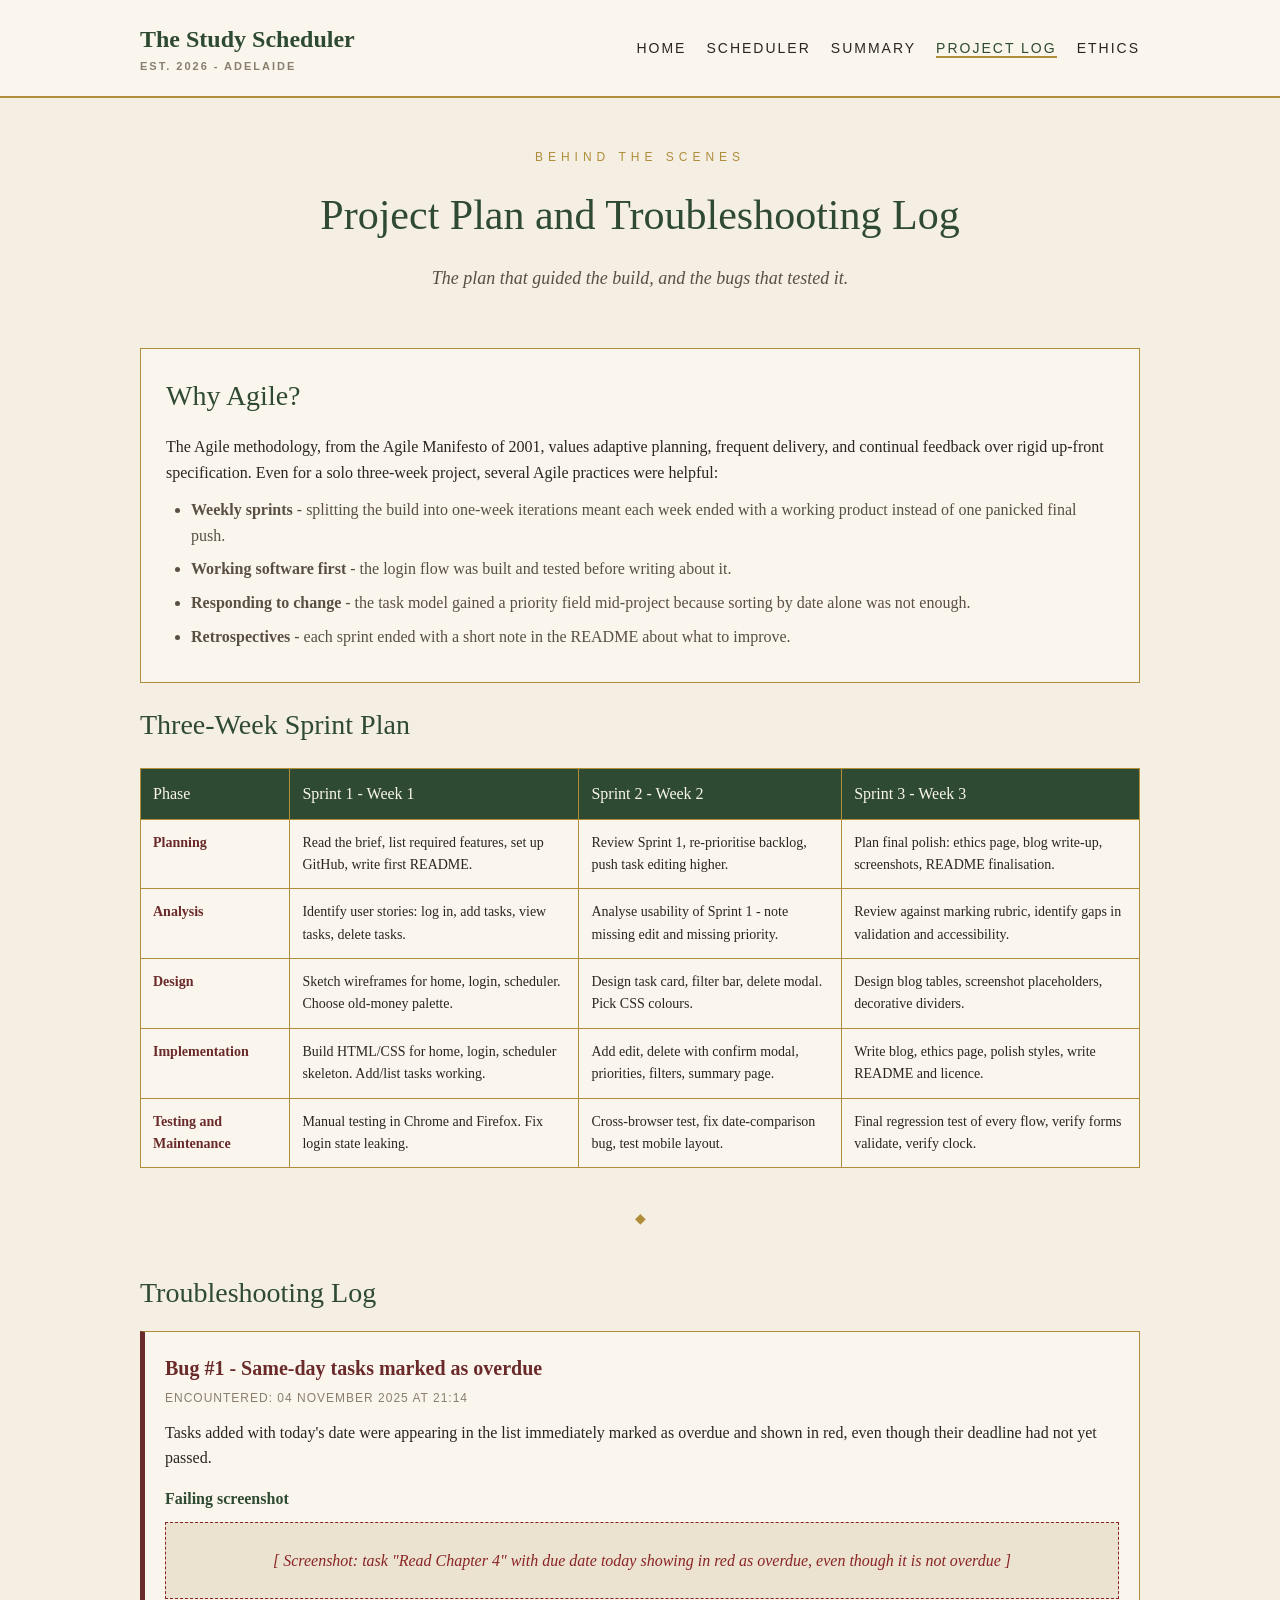
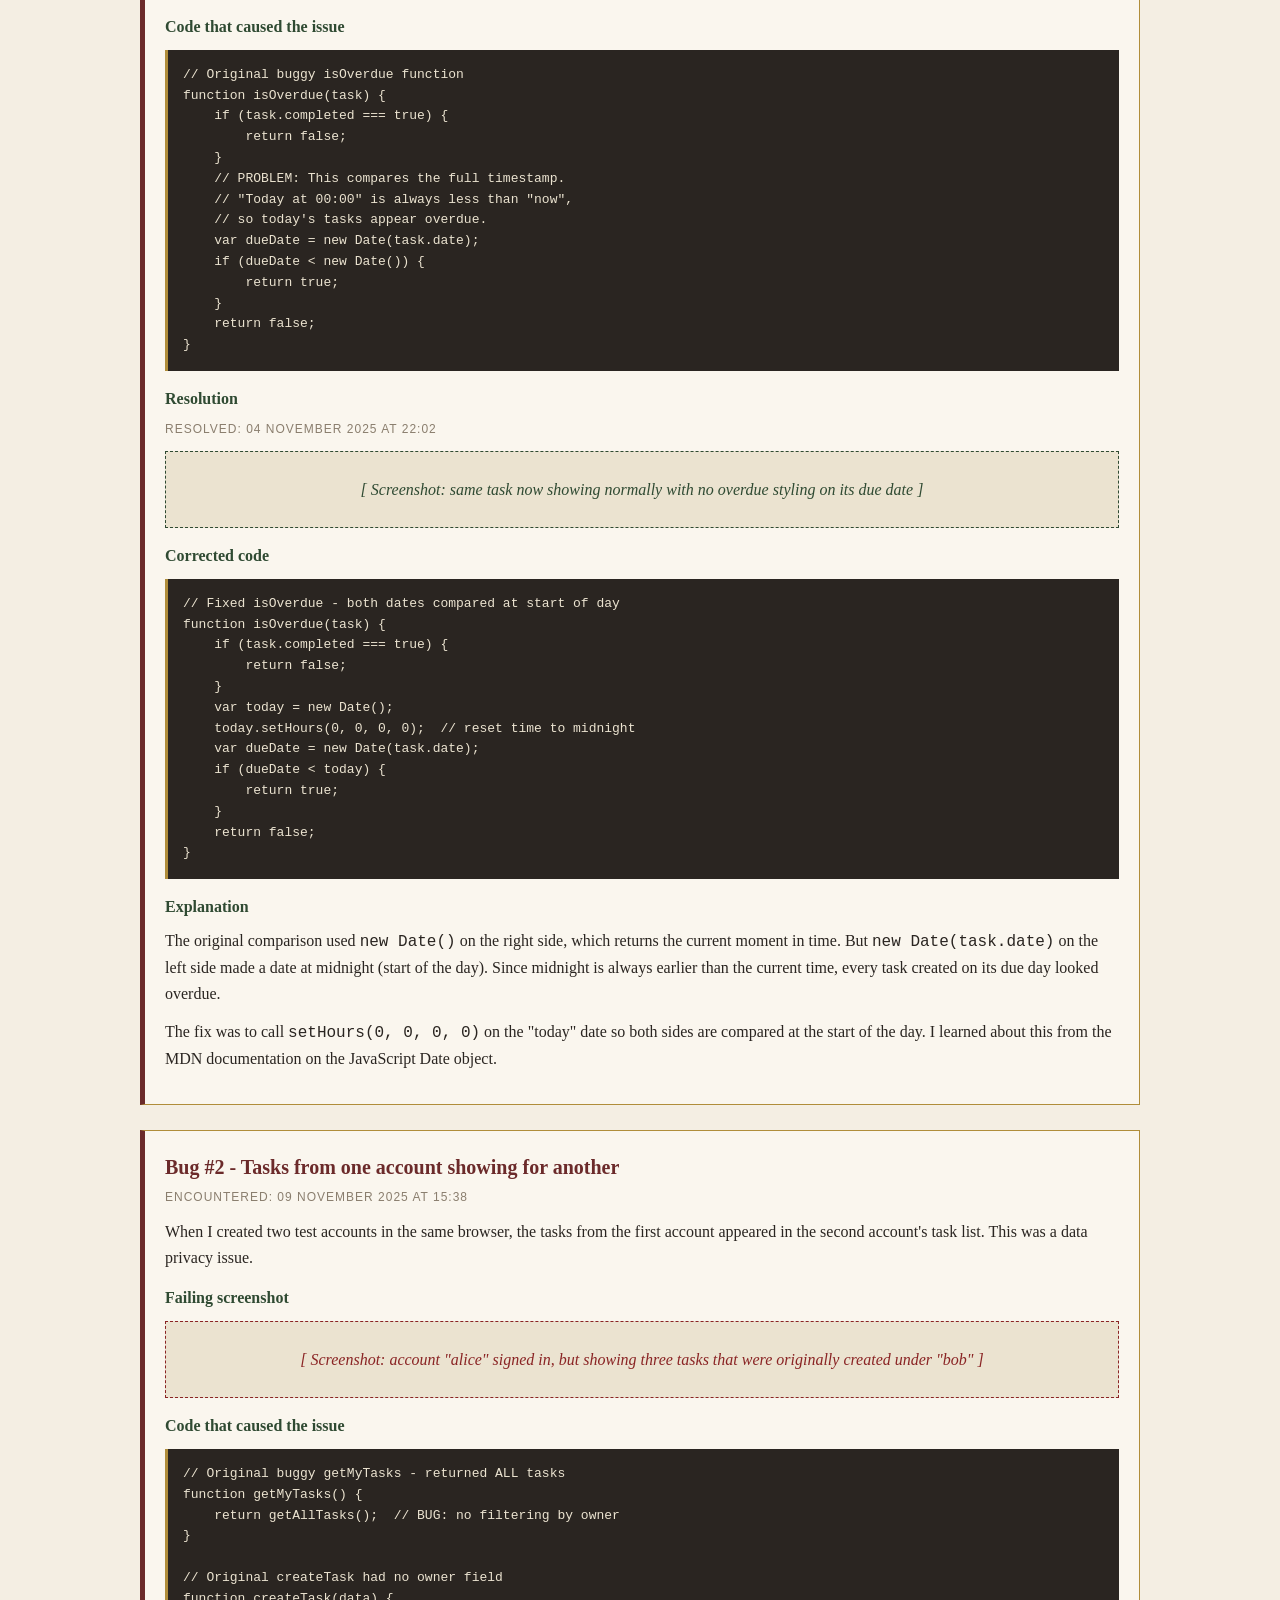
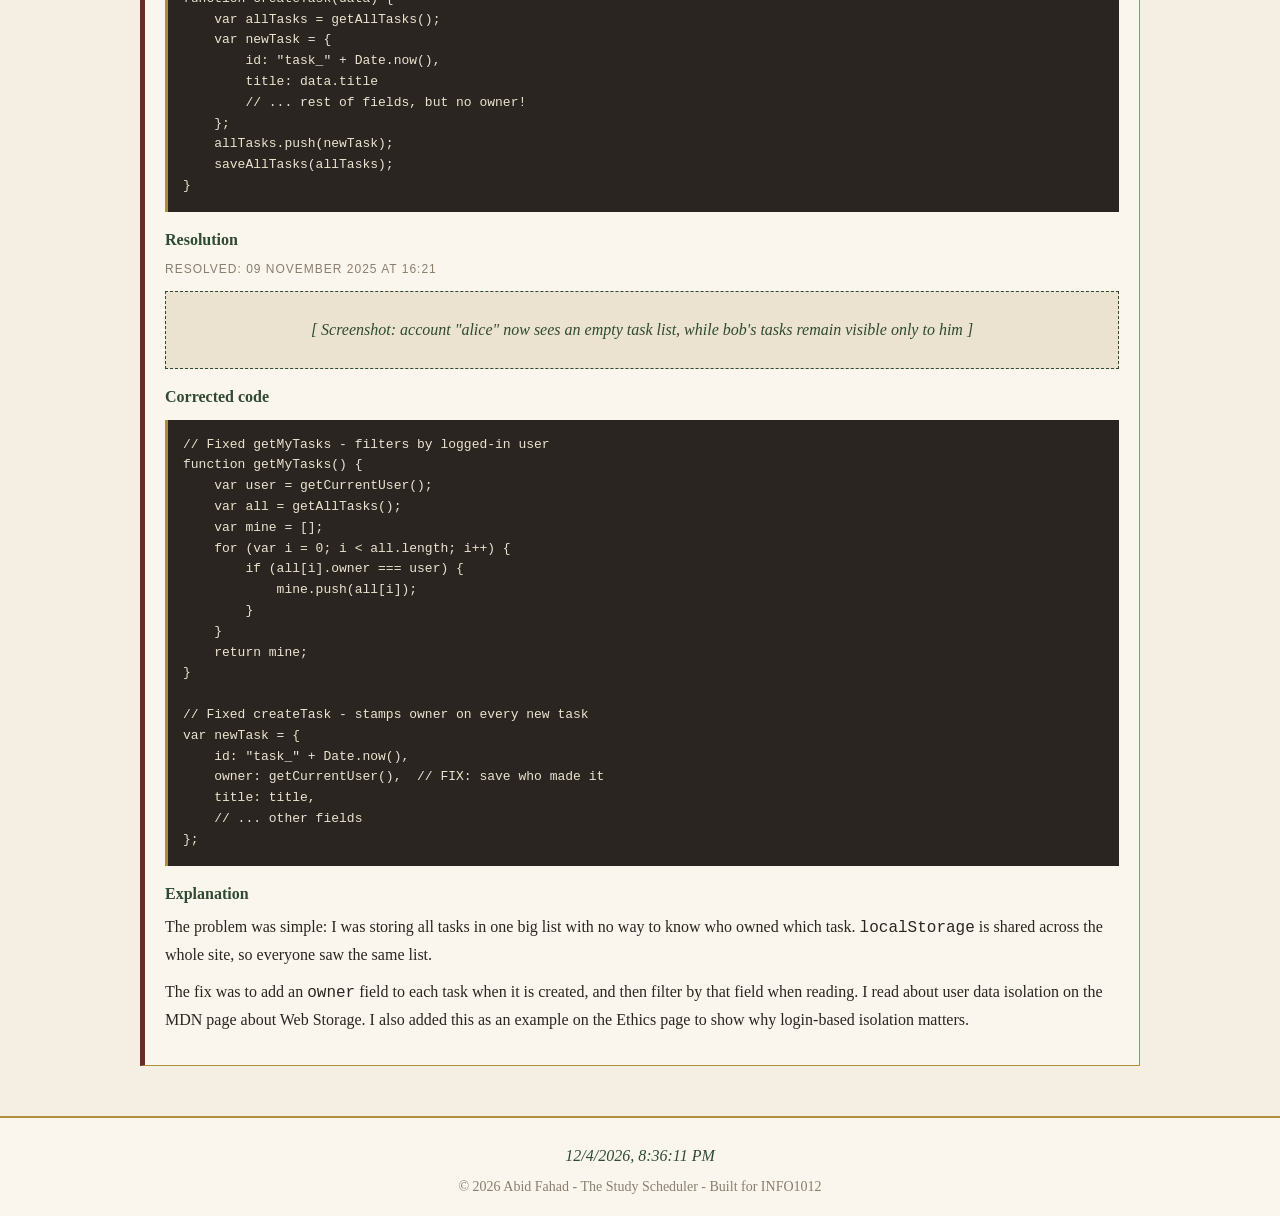
<file: blog.html>
<!DOCTYPE html>
<html lang="en">
<head>
    <meta charset="UTF-8">
    <meta name="viewport" content="width=device-width, initial-scale=1.0">
    <title>Study Scheduler - Project Log</title>
    <link rel="stylesheet" href="css/styles.css">
    <script src="js/script.js"></script>
</head>
<body data-page="blog">

    <header class="site-header">
        <div class="container header-inner">
            <div class="logo">
                The Study Scheduler
                <small>EST. 2026 - ADELAIDE</small>
            </div>
            <nav class="site-nav">
                <ul>
                    <li><a href="index.html">Home</a></li>
                    <li><a href="login.html">Scheduler</a></li>
                    <li><a href="summary.html">Summary</a></li>
                    <li><a href="blog.html" class="active">Project Log</a></li>
                    <li><a href="ethics.html">Ethics</a></li>
                </ul>
            </nav>
        </div>
    </header>

    <main class="container">

        <div class="hero">
            <div class="small-line">Behind the Scenes</div>
            <h1>Project Plan and Troubleshooting Log</h1>
            <p class="tagline">
                The plan that guided the build, and the bugs that tested it.
            </p>
        </div>

        <div class="card">
            <h2>Why Agile?</h2>
            <p>
                The Agile methodology, from the Agile Manifesto of 2001,
                values adaptive planning, frequent delivery, and continual
                feedback over rigid up-front specification. Even for a
                solo three-week project, several Agile practices were
                helpful:
            </p>
            <ul class="styled-list">
                <li>
                    <strong>Weekly sprints</strong> - splitting the build
                    into one-week iterations meant each week ended with
                    a working product instead of one panicked final push.
                </li>
                <li>
                    <strong>Working software first</strong> - the login
                    flow was built and tested before writing about it.
                </li>
                <li>
                    <strong>Responding to change</strong> - the task
                    model gained a priority field mid-project because
                    sorting by date alone was not enough.
                </li>
                <li>
                    <strong>Retrospectives</strong> - each sprint ended
                    with a short note in the README about what to improve.
                </li>
            </ul>
        </div>

        <h2>Three-Week Sprint Plan</h2>
        <table class="sprint-table">
            <thead>
                <tr>
                    <th>Phase</th>
                    <th>Sprint 1 - Week 1</th>
                    <th>Sprint 2 - Week 2</th>
                    <th>Sprint 3 - Week 3</th>
                </tr>
            </thead>
            <tbody>
                <tr>
                    <td class="phase-name">Planning</td>
                    <td>Read the brief, list required features, set up GitHub, write first README.</td>
                    <td>Review Sprint 1, re-prioritise backlog, push task editing higher.</td>
                    <td>Plan final polish: ethics page, blog write-up, screenshots, README finalisation.</td>
                </tr>
                <tr>
                    <td class="phase-name">Analysis</td>
                    <td>Identify user stories: log in, add tasks, view tasks, delete tasks.</td>
                    <td>Analyse usability of Sprint 1 - note missing edit and missing priority.</td>
                    <td>Review against marking rubric, identify gaps in validation and accessibility.</td>
                </tr>
                <tr>
                    <td class="phase-name">Design</td>
                    <td>Sketch wireframes for home, login, scheduler. Choose old-money palette.</td>
                    <td>Design task card, filter bar, delete modal. Pick CSS colours.</td>
                    <td>Design blog tables, screenshot placeholders, decorative dividers.</td>
                </tr>
                <tr>
                    <td class="phase-name">Implementation</td>
                    <td>Build HTML/CSS for home, login, scheduler skeleton. Add/list tasks working.</td>
                    <td>Add edit, delete with confirm modal, priorities, filters, summary page.</td>
                    <td>Write blog, ethics page, polish styles, write README and licence.</td>
                </tr>
                <tr>
                    <td class="phase-name">Testing and Maintenance</td>
                    <td>Manual testing in Chrome and Firefox. Fix login state leaking.</td>
                    <td>Cross-browser test, fix date-comparison bug, test mobile layout.</td>
                    <td>Final regression test of every flow, verify forms validate, verify clock.</td>
                </tr>
            </tbody>
        </table>

        <div class="divider">&#9670;</div>

        <h2>Troubleshooting Log</h2>

        <div class="bug-box">
            <h3>Bug #1 - Same-day tasks marked as overdue</h3>
            <div class="bug-date">Encountered: 04 November 2025 at 21:14</div>

            <p>
                Tasks added with today's date were appearing in the list
                immediately marked as overdue and shown in red, even though
                their deadline had not yet passed.
            </p>

            <h4>Failing screenshot</h4>
            <div class="screenshot-box problem">
                [ Screenshot: task "Read Chapter 4" with due date today
                showing in red as overdue, even though it is not overdue ]
            </div>

            <h4>Code that caused the issue</h4>
<pre class="code">// Original buggy isOverdue function
function isOverdue(task) {
    if (task.completed === true) {
        return false;
    }
    // PROBLEM: This compares the full timestamp.
    // "Today at 00:00" is always less than "now",
    // so today's tasks appear overdue.
    var dueDate = new Date(task.date);
    if (dueDate &lt; new Date()) {
        return true;
    }
    return false;
}</pre>

            <h4>Resolution</h4>
            <div class="bug-date">Resolved: 04 November 2025 at 22:02</div>

            <div class="screenshot-box solved">
                [ Screenshot: same task now showing normally with no
                overdue styling on its due date ]
            </div>

            <h4>Corrected code</h4>
<pre class="code">// Fixed isOverdue - both dates compared at start of day
function isOverdue(task) {
    if (task.completed === true) {
        return false;
    }
    var today = new Date();
    today.setHours(0, 0, 0, 0);  // reset time to midnight
    var dueDate = new Date(task.date);
    if (dueDate &lt; today) {
        return true;
    }
    return false;
}</pre>

            <h4>Explanation</h4>
            <p>
                The original comparison used <code>new Date()</code> on
                the right side, which returns the current moment in time.
                But <code>new Date(task.date)</code> on the left side made
                a date at midnight (start of the day). Since midnight is
                always earlier than the current time, every task created
                on its due day looked overdue.
            </p>
            <p>
                The fix was to call <code>setHours(0, 0, 0, 0)</code> on
                the "today" date so both sides are compared at the start
                of the day. I learned about this from the MDN
                documentation on the JavaScript Date object.
            </p>
        </div>

        <div class="bug-box">
            <h3>Bug #2 - Tasks from one account showing for another</h3>
            <div class="bug-date">Encountered: 09 November 2025 at 15:38</div>

            <p>
                When I created two test accounts in the same browser,
                the tasks from the first account appeared in the second
                account's task list. This was a data privacy issue.
            </p>

            <h4>Failing screenshot</h4>
            <div class="screenshot-box problem">
                [ Screenshot: account "alice" signed in, but showing
                three tasks that were originally created under "bob" ]
            </div>

            <h4>Code that caused the issue</h4>
<pre class="code">// Original buggy getMyTasks - returned ALL tasks
function getMyTasks() {
    return getAllTasks();  // BUG: no filtering by owner
}

// Original createTask had no owner field
function createTask(data) {
    var allTasks = getAllTasks();
    var newTask = {
        id: "task_" + Date.now(),
        title: data.title
        // ... rest of fields, but no owner!
    };
    allTasks.push(newTask);
    saveAllTasks(allTasks);
}</pre>

            <h4>Resolution</h4>
            <div class="bug-date">Resolved: 09 November 2025 at 16:21</div>

            <div class="screenshot-box solved">
                [ Screenshot: account "alice" now sees an empty task list,
                while bob's tasks remain visible only to him ]
            </div>

            <h4>Corrected code</h4>
<pre class="code">// Fixed getMyTasks - filters by logged-in user
function getMyTasks() {
    var user = getCurrentUser();
    var all = getAllTasks();
    var mine = [];
    for (var i = 0; i &lt; all.length; i++) {
        if (all[i].owner === user) {
            mine.push(all[i]);
        }
    }
    return mine;
}

// Fixed createTask - stamps owner on every new task
var newTask = {
    id: "task_" + Date.now(),
    owner: getCurrentUser(),  // FIX: save who made it
    title: title,
    // ... other fields
};</pre>

            <h4>Explanation</h4>
            <p>
                The problem was simple: I was storing all tasks in one
                big list with no way to know who owned which task.
                <code>localStorage</code> is shared across the whole site,
                so everyone saw the same list.
            </p>
            <p>
                The fix was to add an <code>owner</code> field to each
                task when it is created, and then filter by that field
                when reading. I read about user data isolation on the
                MDN page about Web Storage. I also added this as an
                example on the Ethics page to show why login-based
                isolation matters.
            </p>
        </div>

    </main>

    <footer class="site-footer">
        <div class="container">
            <div class="clock" id="live-clock">Loading time...</div>
            <div>&copy; 2026 Abid Fahad - The Study Scheduler - Built for INFO1012</div>
        </div>
    </footer>

</body>
</html>
</file>
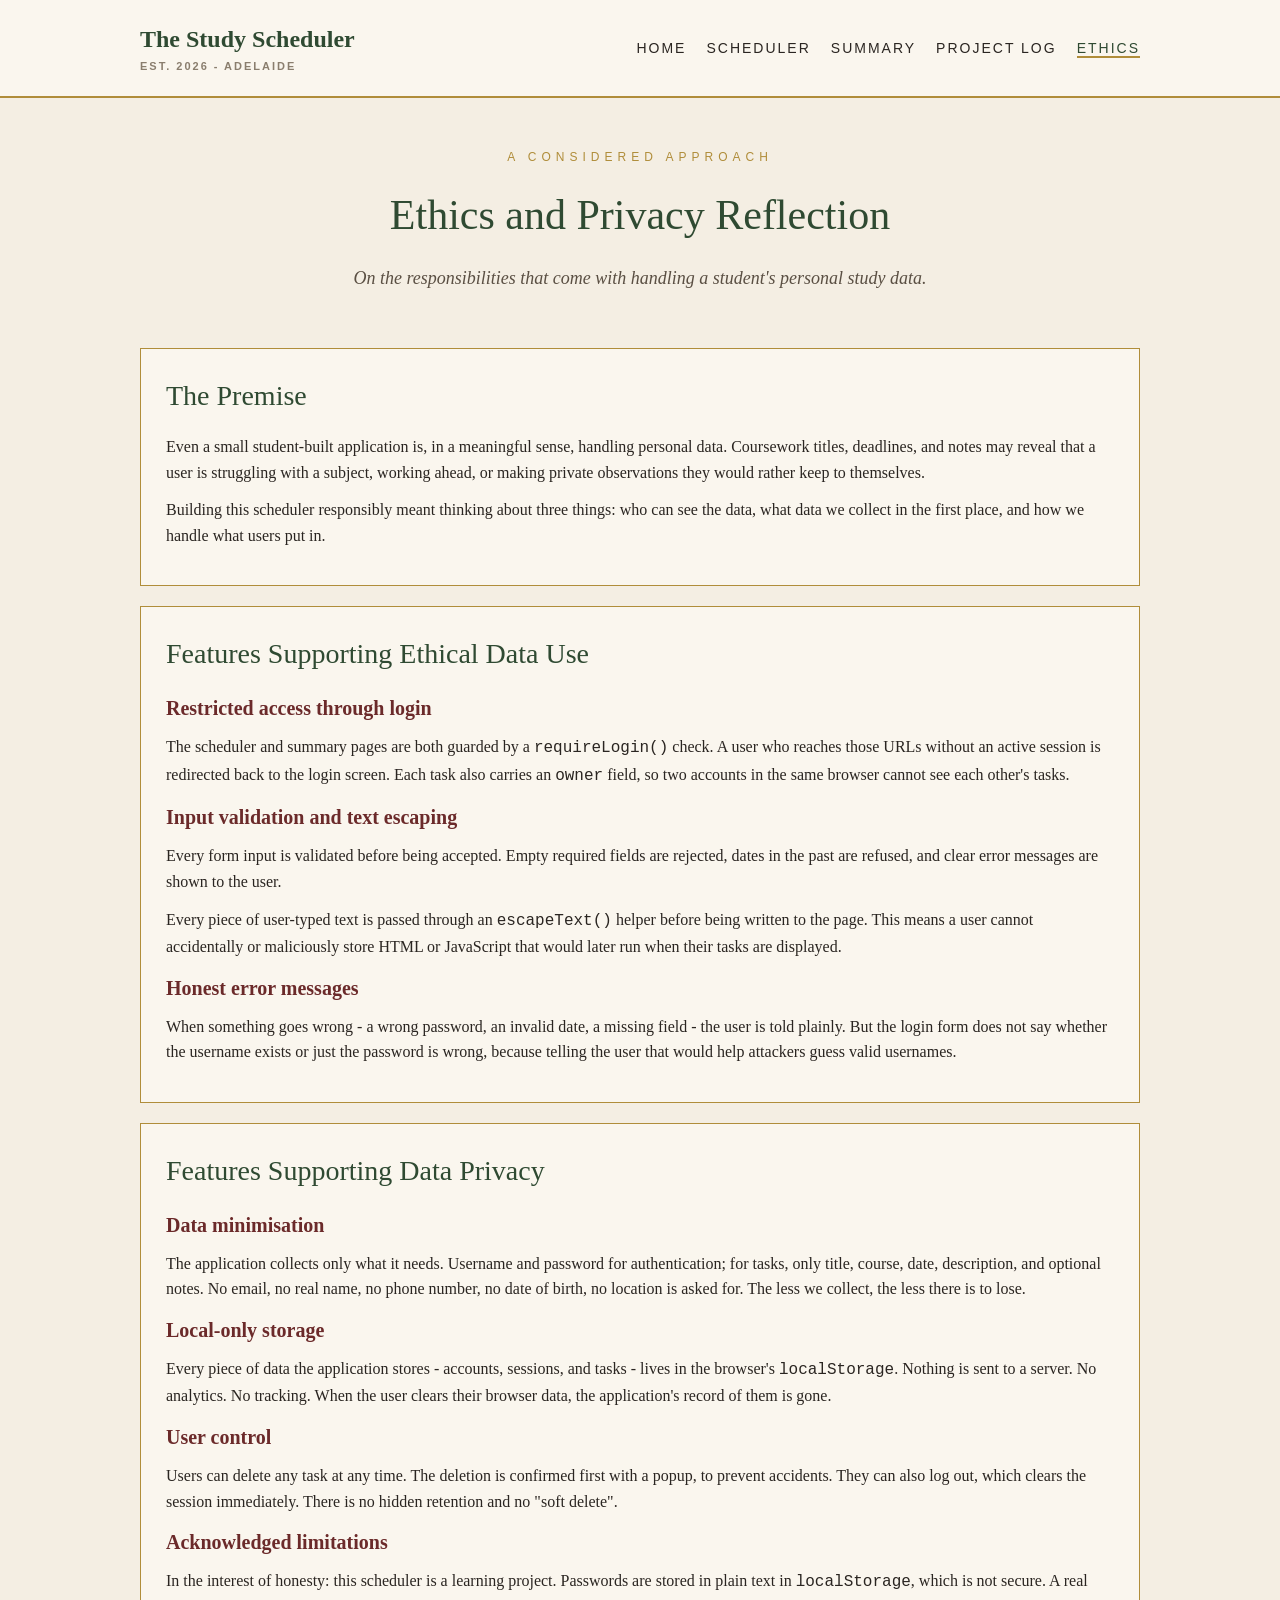
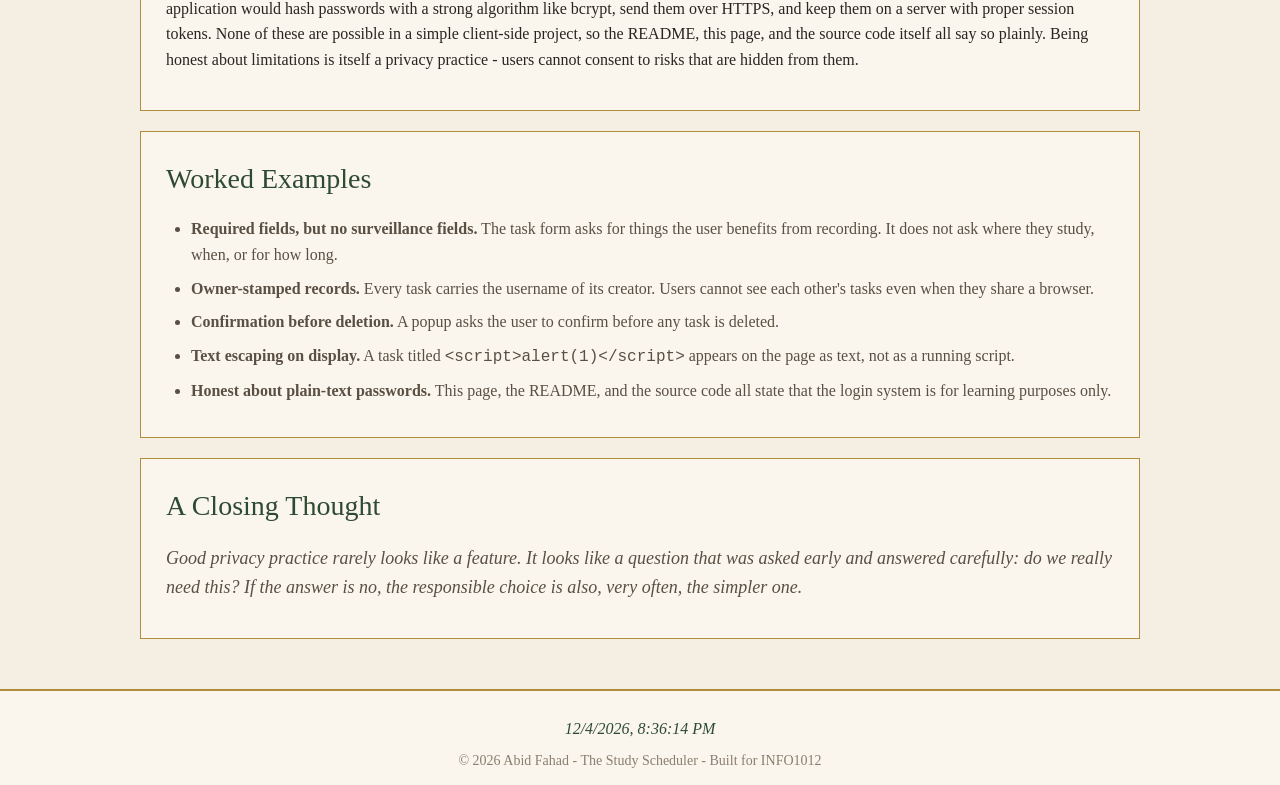
<file: ethics.html>
<!DOCTYPE html>
<html lang="en">
<head>
    <meta charset="UTF-8">
    <meta name="viewport" content="width=device-width, initial-scale=1.0">
    <title>Study Scheduler - Ethics and Privacy</title>
    <link rel="stylesheet" href="css/styles.css">
    <script src="js/script.js"></script>
</head>
<body data-page="ethics">

    <header class="site-header">
        <div class="container header-inner">
            <div class="logo">
                The Study Scheduler
                <small>EST. 2026 - ADELAIDE</small>
            </div>
            <nav class="site-nav">
                <ul>
                    <li><a href="index.html">Home</a></li>
                    <li><a href="login.html">Scheduler</a></li>
                    <li><a href="summary.html">Summary</a></li>
                    <li><a href="blog.html">Project Log</a></li>
                    <li><a href="ethics.html" class="active">Ethics</a></li>
                </ul>
            </nav>
        </div>
    </header>

    <main class="container">

        <div class="hero">
            <div class="small-line">A Considered Approach</div>
            <h1>Ethics and Privacy Reflection</h1>
            <p class="tagline">
                On the responsibilities that come with handling a
                student's personal study data.
            </p>
        </div>

        <div class="card">
            <h2>The Premise</h2>
            <p>
                Even a small student-built application is, in a meaningful
                sense, handling personal data. Coursework titles, deadlines,
                and notes may reveal that a user is struggling with a
                subject, working ahead, or making private observations
                they would rather keep to themselves.
            </p>
            <p>
                Building this scheduler responsibly meant thinking about
                three things: who can see the data, what data we collect
                in the first place, and how we handle what users put in.
            </p>
        </div>

        <div class="card">
            <h2>Features Supporting Ethical Data Use</h2>

            <h3>Restricted access through login</h3>
            <p>
                The scheduler and summary pages are both guarded by a
                <code>requireLogin()</code> check. A user who reaches
                those URLs without an active session is redirected back
                to the login screen. Each task also carries an
                <code>owner</code> field, so two accounts in the same
                browser cannot see each other's tasks.
            </p>

            <h3>Input validation and text escaping</h3>
            <p>
                Every form input is validated before being accepted.
                Empty required fields are rejected, dates in the past
                are refused, and clear error messages are shown to the
                user.
            </p>
            <p>
                Every piece of user-typed text is passed through an
                <code>escapeText()</code> helper before being written
                to the page. This means a user cannot accidentally or
                maliciously store HTML or JavaScript that would later
                run when their tasks are displayed.
            </p>

            <h3>Honest error messages</h3>
            <p>
                When something goes wrong - a wrong password, an invalid
                date, a missing field - the user is told plainly. But
                the login form does not say whether the username exists
                or just the password is wrong, because telling the user
                that would help attackers guess valid usernames.
            </p>
        </div>

        <div class="card">
            <h2>Features Supporting Data Privacy</h2>

            <h3>Data minimisation</h3>
            <p>
                The application collects only what it needs. Username
                and password for authentication; for tasks, only title,
                course, date, description, and optional notes. No email,
                no real name, no phone number, no date of birth, no
                location is asked for. The less we collect, the less
                there is to lose.
            </p>

            <h3>Local-only storage</h3>
            <p>
                Every piece of data the application stores - accounts,
                sessions, and tasks - lives in the browser's
                <code>localStorage</code>. Nothing is sent to a server.
                No analytics. No tracking. When the user clears their
                browser data, the application's record of them is gone.
            </p>

            <h3>User control</h3>
            <p>
                Users can delete any task at any time. The deletion is
                confirmed first with a popup, to prevent accidents. They
                can also log out, which clears the session immediately.
                There is no hidden retention and no "soft delete".
            </p>

            <h3>Acknowledged limitations</h3>
            <p>
                In the interest of honesty: this scheduler is a learning
                project. Passwords are stored in plain text in
                <code>localStorage</code>, which is not secure. A real
                application would hash passwords with a strong algorithm
                like bcrypt, send them over HTTPS, and keep them on a
                server with proper session tokens. None of these are
                possible in a simple client-side project, so the README,
                this page, and the source code itself all say so plainly.
                Being honest about limitations is itself a privacy
                practice - users cannot consent to risks that are
                hidden from them.
            </p>
        </div>

        <div class="card">
            <h2>Worked Examples</h2>
            <ul class="styled-list">
                <li>
                    <strong>Required fields, but no surveillance fields.</strong>
                    The task form asks for things the user benefits from
                    recording. It does not ask where they study, when,
                    or for how long.
                </li>
                <li>
                    <strong>Owner-stamped records.</strong> Every task
                    carries the username of its creator. Users cannot
                    see each other's tasks even when they share a browser.
                </li>
                <li>
                    <strong>Confirmation before deletion.</strong> A
                    popup asks the user to confirm before any task is
                    deleted.
                </li>
                <li>
                    <strong>Text escaping on display.</strong> A task
                    titled <code>&lt;script&gt;alert(1)&lt;/script&gt;</code>
                    appears on the page as text, not as a running script.
                </li>
                <li>
                    <strong>Honest about plain-text passwords.</strong>
                    This page, the README, and the source code all state
                    that the login system is for learning purposes only.
                </li>
            </ul>
        </div>

        <div class="card">
            <h2>A Closing Thought</h2>
            <p style="font-style: italic; font-size: 18px; color: #5a4f43;">
                Good privacy practice rarely looks like a feature.
                It looks like a question that was asked early and
                answered carefully: <em>do we really need this?</em>
                If the answer is no, the responsible choice is also,
                very often, the simpler one.
            </p>
        </div>

    </main>

    <footer class="site-footer">
        <div class="container">
            <div class="clock" id="live-clock">Loading time...</div>
            <div>&copy; 2026 Abid Fahad - The Study Scheduler - Built for INFO1012</div>
        </div>
    </footer>

</body>
</html>
</file>
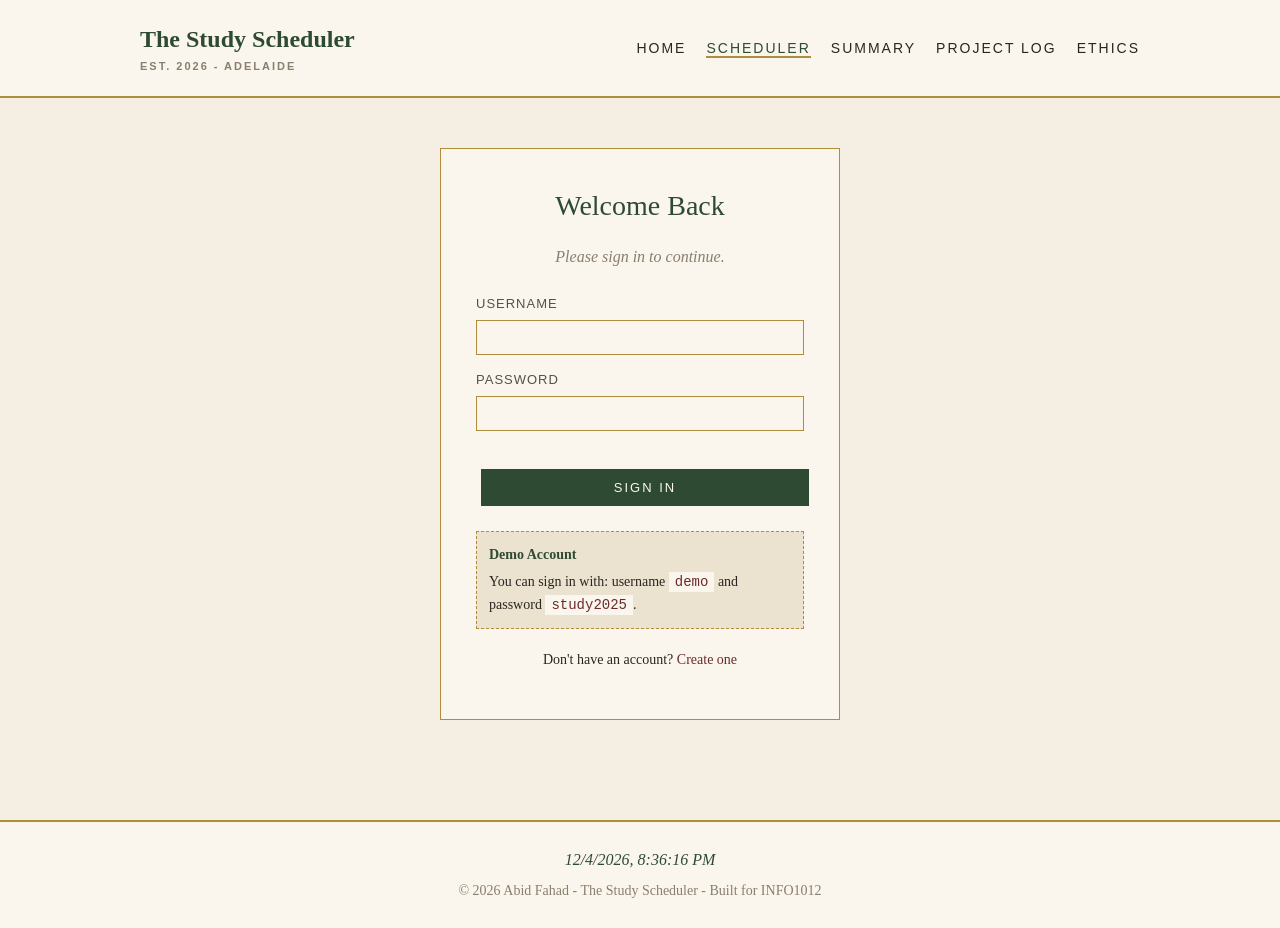
<file: login.html>
<!DOCTYPE html>
<html lang="en">
<head>
    <meta charset="UTF-8">
    <meta name="viewport" content="width=device-width, initial-scale=1.0">
    <title>Study Scheduler - Sign In</title>
    <link rel="stylesheet" href="css/styles.css">
    <script src="js/script.js"></script>
</head>
<body data-page="login">

    <header class="site-header">
        <div class="container header-inner">
            <div class="logo">
                The Study Scheduler
                <small>EST. 2026 - ADELAIDE</small>
            </div>
            <nav class="site-nav">
                <ul>
                    <li><a href="index.html">Home</a></li>
                    <li><a href="login.html" class="active">Scheduler</a></li>
                    <li><a href="summary.html">Summary</a></li>
                    <li><a href="blog.html">Project Log</a></li>
                    <li><a href="ethics.html">Ethics</a></li>
                </ul>
            </nav>
        </div>
    </header>

    <main class="auth-wrap">

        <div class="auth-box" id="login-panel">
            <h2>Welcome Back</h2>
            <p class="subtitle">Please sign in to continue.</p>

            <div class="field">
                <label for="login-username">Username</label>
                <input type="text" id="login-username">
            </div>
            <div class="field">
                <label for="login-password">Password</label>
                <input type="password" id="login-password">
            </div>

            <div class="error-msg" id="login-error"></div>

            <button class="btn full-width" onclick="doLogin()">Sign In</button>

            <div class="demo-info">
                <strong>Demo Account</strong>
                You can sign in with: username <code>demo</code> and
                password <code>study2025</code>.
            </div>

            <p class="switch-link">
                Don't have an account?
                <a href="#" onclick="showSignup(); return false;">Create one</a>
            </p>
        </div>

        <div class="auth-box hidden" id="signup-panel">
            <h2>Create an Account</h2>
            <p class="subtitle">A new chapter for your studies.</p>

            <div class="field">
                <label for="signup-username">Choose a Username</label>
                <input type="text" id="signup-username">
            </div>
            <div class="field">
                <label for="signup-password">Password (6+ characters)</label>
                <input type="password" id="signup-password">
            </div>
            <div class="field">
                <label for="signup-confirm">Confirm Password</label>
                <input type="password" id="signup-confirm">
            </div>

            <div class="error-msg" id="signup-error"></div>

            <button class="btn full-width" onclick="doSignup()">Create Account</button>

            <p class="switch-link">
                Already have an account?
                <a href="#" onclick="showLogin(); return false;">Sign in</a>
            </p>
        </div>

    </main>

    <footer class="site-footer">
        <div class="container">
            <div class="clock" id="live-clock">Loading time...</div>
            <div>&copy; 2026 Abid Fahad - The Study Scheduler - Built for INFO1012</div>
        </div>
    </footer>

</body>
</html>
</file>
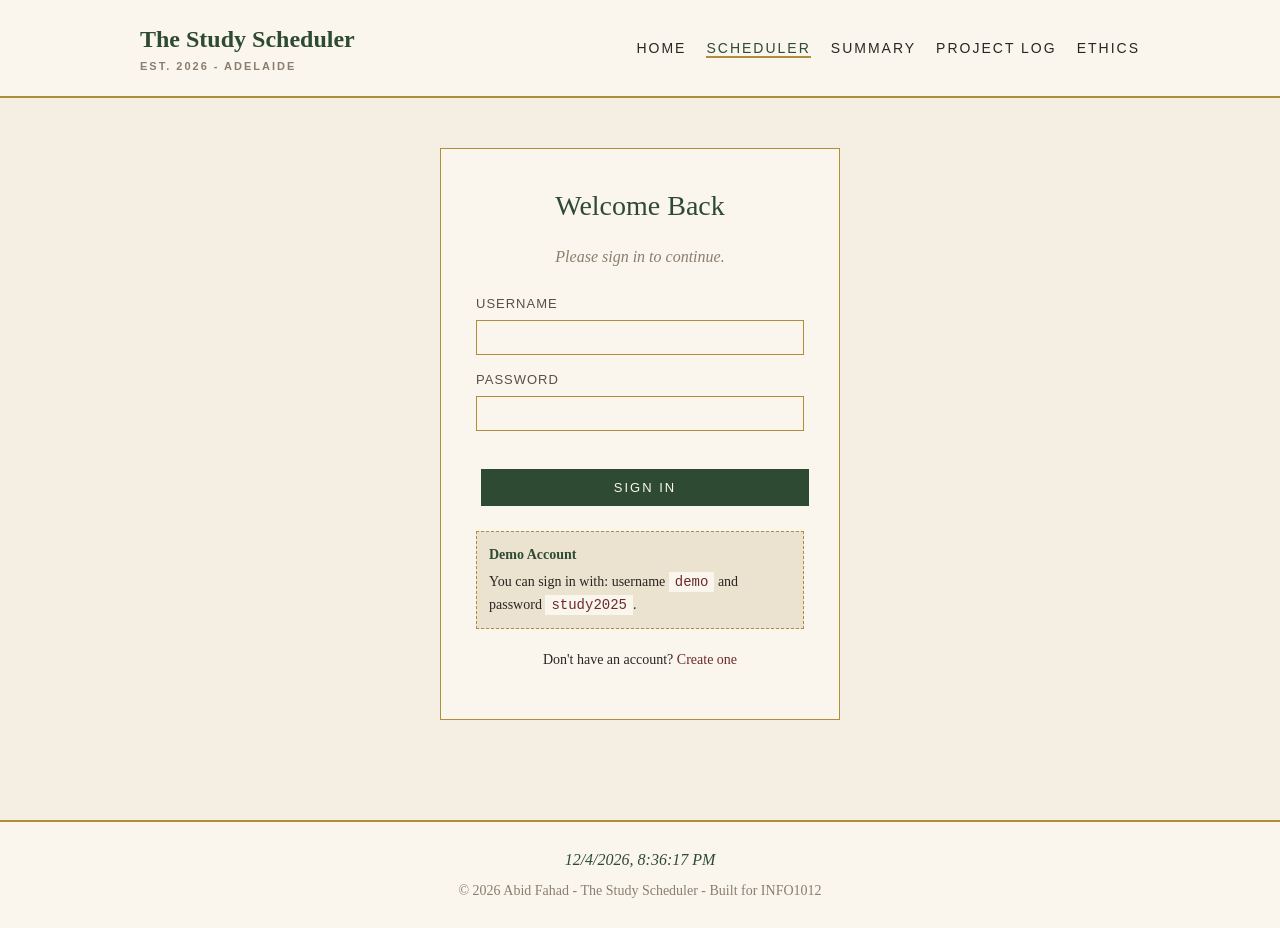
<file: scheduler.html>
<!DOCTYPE html>
<html lang="en">
<head>
    <meta charset="UTF-8">
    <meta name="viewport" content="width=device-width, initial-scale=1.0">
    <title>Study Scheduler - Manage Tasks</title>
    <link rel="stylesheet" href="css/styles.css">
    <script src="js/script.js"></script>
</head>
<body data-page="scheduler">

    <header class="site-header">
        <div class="container header-inner">
            <div class="logo">
                The Study Scheduler
                <small>EST. 2026 - ADELAIDE</small>
            </div>
            <nav class="site-nav">
                <ul>
                    <li><a href="index.html">Home</a></li>
                    <li><a href="scheduler.html" class="active">Scheduler</a></li>
                    <li><a href="summary.html">Summary</a></li>
                    <li><a href="blog.html">Project Log</a></li>
                    <li><a href="ethics.html">Ethics</a></li>
                </ul>
            </nav>
        </div>
    </header>

    <main class="container">

        <div class="user-bar" id="user-bar"></div>

        <div class="hero">
            <div class="small-line">Your Personal Planner</div>
            <h1>Manage Your Study Tasks</h1>
            <p class="tagline">Add new assignments and tick them off as you go.</p>
        </div>

        <div class="scheduler-layout">

            <div class="form-side card">
                <h2 id="form-title">Add a Task</h2>

                <div class="field">
                    <label for="t-title">Task Title</label>
                    <input type="text" id="t-title" placeholder="e.g. Complete Assignment 3">
                    <div class="error-msg" id="err-title"></div>
                </div>

                <div class="field">
                    <label for="t-code">Course Code</label>
                    <input type="text" id="t-code" placeholder="e.g. INFO1012">
                    <div class="error-msg" id="err-code"></div>
                </div>

                <div class="field">
                    <label for="t-name">Course Name</label>
                    <input type="text" id="t-name" placeholder="e.g. Information Technology Systems">
                    <div class="error-msg" id="err-name"></div>
                </div>

                <div class="field">
                    <label for="t-date">Due Date</label>
                    <input type="date" id="t-date">
                    <div class="error-msg" id="err-date"></div>
                </div>

                <div class="field">
                    <label for="t-priority">Priority</label>
                    <select id="t-priority">
                        <option value="low">Low</option>
                        <option value="medium" selected>Medium</option>
                        <option value="high">High</option>
                    </select>
                </div>

                <div class="field">
                    <label for="t-desc">Description</label>
                    <textarea id="t-desc" placeholder="What does this task involve?"></textarea>
                    <div class="error-msg" id="err-description"></div>
                </div>

                <div class="field">
                    <label for="t-notes">Additional Notes (optional)</label>
                    <textarea id="t-notes" placeholder="Anything else worth remembering"></textarea>
                </div>

                <button class="btn" id="submit-btn" onclick="submitTaskForm()">Add Task</button>
                <button class="btn btn-outline hidden" id="cancel-btn" onclick="cancelEdit()">Cancel Edit</button>
            </div>

            <div class="tasks-side">
                <h2>Your Tasks</h2>
                <div class="task-summary" id="task-summary">No tasks yet.</div>

                <div class="filters">
                    <label for="filter-subject">Subject:</label>
                    <select id="filter-subject" onchange="showTasks()">
                        <option value="">All subjects</option>
                    </select>

                    <label for="filter-status">Status:</label>
                    <select id="filter-status" onchange="showTasks()">
                        <option value="">All</option>
                        <option value="outstanding">Outstanding</option>
                        <option value="completed">Completed</option>
                        <option value="overdue">Overdue</option>
                    </select>

                    <label for="filter-range">Range:</label>
                    <select id="filter-range" onchange="showTasks()">
                        <option value="">Any time</option>
                        <option value="today">Today</option>
                        <option value="week">Next 7 days</option>
                        <option value="month">Next 30 days</option>
                    </select>
                </div>

                <div id="task-list"></div>
            </div>

        </div>

        <div class="modal-bg hidden" id="delete-modal">
            <div class="modal-box">
                <h3>Delete this Task?</h3>
                <p>This action cannot be undone. Are you sure?</p>
                <button class="btn btn-outline" onclick="cancelDelete()">Keep It</button>
                <button class="btn btn-danger" onclick="confirmDelete()">Yes, Delete</button>
            </div>
        </div>

    </main>

    <footer class="site-footer">
        <div class="container">
            <div class="clock" id="live-clock">Loading time...</div>
            <div>&copy; 2026 Abid Fahad - The Study Scheduler - Built for INFO1012</div>
        </div>
    </footer>

</body>
</html>
</file>
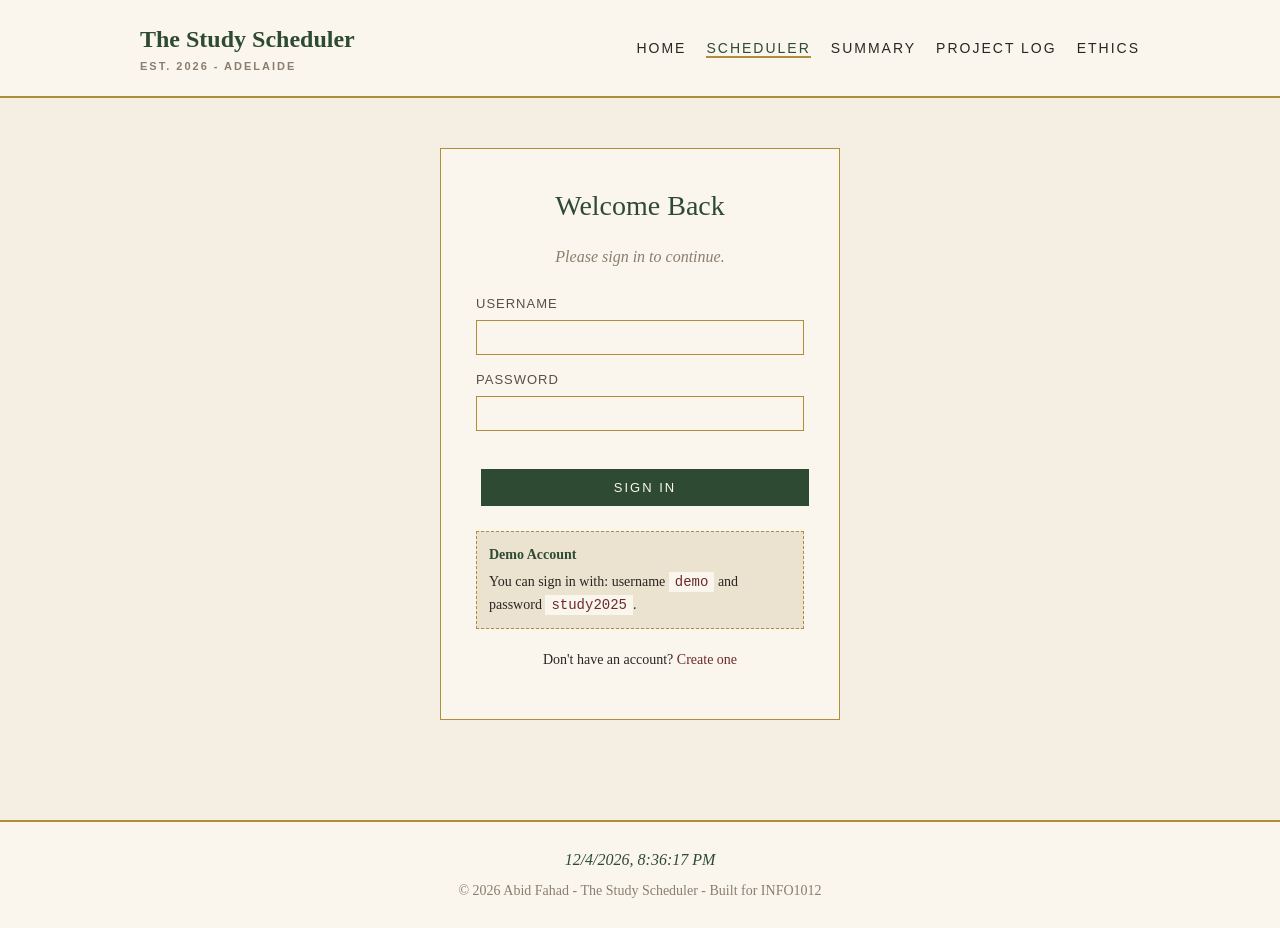
<file: summary.html>
<!DOCTYPE html>
<html lang="en">
<head>
    <meta charset="UTF-8">
    <meta name="viewport" content="width=device-width, initial-scale=1.0">
    <title>Study Scheduler - Summary</title>
    <link rel="stylesheet" href="css/styles.css">
    <script src="js/script.js"></script>
</head>
<body data-page="summary">

    <header class="site-header">
        <div class="container header-inner">
            <div class="logo">
                The Study Scheduler
                <small>EST. 2026 - ADELAIDE</small>
            </div>
            <nav class="site-nav">
                <ul>
                    <li><a href="index.html">Home</a></li>
                    <li><a href="scheduler.html">Scheduler</a></li>
                    <li><a href="summary.html" class="active">Summary</a></li>
                    <li><a href="blog.html">Project Log</a></li>
                    <li><a href="ethics.html">Ethics</a></li>
                </ul>
            </nav>
        </div>
    </header>

    <main class="container">

        <div class="user-bar" id="user-bar"></div>

        <div class="hero">
            <div class="small-line">Reflection and Review</div>
            <h1>Task Summary</h1>
            <p class="tagline">
                Filter by time period, subject, or status to see what
                was completed and what remains.
            </p>
        </div>

        <div class="filters">
            <label for="filter-subject">Subject:</label>
            <select id="filter-subject" onchange="showTasks()">
                <option value="">All subjects</option>
            </select>

            <label for="filter-status">Status:</label>
            <select id="filter-status" onchange="showTasks()">
                <option value="">All</option>
                <option value="outstanding">Outstanding</option>
                <option value="completed">Completed</option>
                <option value="overdue">Overdue</option>
            </select>

            <label for="filter-range">Range:</label>
            <select id="filter-range" onchange="showTasks()">
                <option value="">Any time</option>
                <option value="today">Today</option>
                <option value="week">Next 7 days</option>
                <option value="month">Next 30 days</option>
                <option value="last-week">Last 7 days</option>
            </select>
        </div>

        <div class="task-summary" id="task-summary">No tasks yet.</div>

        <div id="task-list"></div>

        <div class="modal-bg hidden" id="delete-modal">
            <div class="modal-box">
                <h3>Delete this Task?</h3>
                <p>This action cannot be undone. Are you sure?</p>
                <button class="btn btn-outline" onclick="cancelDelete()">Keep It</button>
                <button class="btn btn-danger" onclick="confirmDelete()">Yes, Delete</button>
            </div>
        </div>

        <div class="divider">&#9670;</div>

        <p class="text-center" style="font-style: italic; color: #5a4f43;">
            "What gets measured gets managed." - Peter Drucker
        </p>

    </main>

    <footer class="site-footer">
        <div class="container">
            <div class="clock" id="live-clock">Loading time...</div>
            <div>&copy; 2026 Abid Fahad - The Study Scheduler - Built for INFO1012</div>
        </div>
    </footer>

</body>
</html>
</file>
<file: css/styles.css>
/* ============================================
   Study Scheduler - Stylesheet
   Author: Abid Fahad
   Simple CSS for first HTML course
   Old money color palette: cream, forest green, burgundy, gold
   ============================================ */


/* Reset default browser margins and padding */
* {
    margin: 0;
    padding: 0;
    box-sizing: border-box;
}


/* ===== Body and background ===== */
body {
    font-family: Georgia, "Times New Roman", serif;
    background-color: #f4eee3;
    color: #2a2521;
    line-height: 1.6;
    font-size: 16px;
}


/* ===== Page container ===== */
.container {
    width: 90%;
    max-width: 1000px;
    margin-left: auto;
    margin-right: auto;
}


/* ===== Headings ===== */
h1 {
    color: #2f4a32;
    font-size: 42px;
    margin-bottom: 10px;
    font-weight: normal;
}

h2 {
    color: #2f4a32;
    font-size: 28px;
    margin-bottom: 15px;
    font-weight: normal;
}

h3 {
    color: #6b2a2a;
    font-size: 20px;
    margin-bottom: 10px;
}

p {
    margin-bottom: 12px;
}


/* ===== Links ===== */
a {
    color: #6b2a2a;
    text-decoration: none;
}

a:hover {
    text-decoration: underline;
}


/* ===== Header / Navigation bar ===== */
.site-header {
    background-color: #faf6ee;
    border-bottom: 2px solid #b08d3a;
    padding: 20px 0;
}

.header-inner {
    display: flex;
    justify-content: space-between;
    align-items: center;
    flex-wrap: wrap;
}

.logo {
    color: #2f4a32;
    font-size: 24px;
    font-weight: bold;
}

.logo small {
    display: block;
    color: #8a7e6e;
    font-size: 11px;
    font-family: Arial, sans-serif;
    letter-spacing: 2px;
}

.site-nav ul {
    list-style: none;
    display: flex;
    flex-wrap: wrap;
}

.site-nav li {
    margin-left: 20px;
}

.site-nav a {
    color: #2a2521;
    font-family: Arial, sans-serif;
    font-size: 14px;
    text-transform: uppercase;
    letter-spacing: 2px;
}

.site-nav a:hover,
.site-nav a.active {
    color: #2f4a32;
    border-bottom: 2px solid #b08d3a;
    text-decoration: none;
}


/* ===== Hero section ===== */
.hero {
    text-align: center;
    padding: 50px 0 30px 0;
}

.hero .small-line {
    color: #b08d3a;
    font-family: Arial, sans-serif;
    font-size: 12px;
    letter-spacing: 5px;
    text-transform: uppercase;
    margin-bottom: 15px;
}

.hero .tagline {
    font-style: italic;
    color: #5a4f43;
    font-size: 18px;
    margin: 15px auto 25px auto;
    max-width: 600px;
}


/* ===== Decorative divider ===== */
.divider {
    text-align: center;
    margin: 40px 0;
    color: #b08d3a;
    font-size: 14px;
}


/* ===== Cards ===== */
.card {
    background-color: #faf6ee;
    border: 1px solid #b08d3a;
    padding: 25px;
    margin-bottom: 20px;
}


/* ===== Two-column layout ===== */
.two-columns {
    display: flex;
    flex-wrap: wrap;
    gap: 20px;
    margin-top: 20px;
}

.column {
    flex: 1;
    min-width: 280px;
}


/* ===== Image gallery ===== */
.gallery {
    text-align: center;
    margin: 30px 0;
}

.gallery-frame {
    display: inline-block;
    border: 1px solid #b08d3a;
    background-color: #faf6ee;
    padding: 10px;
    box-shadow: 2px 2px 8px rgba(0, 0, 0, 0.1);
}

.gallery-frame img {
    display: block;
    width: 600px;
    max-width: 100%;
    height: 350px;
    object-fit: cover;
}

.gallery-caption {
    font-style: italic;
    color: #5a4f43;
    margin-top: 10px;
}

.gallery-buttons {
    margin-top: 15px;
}


/* ===== Buttons ===== */
.btn {
    display: inline-block;
    background-color: #2f4a32;
    color: #faf6ee;
    padding: 10px 20px;
    border: 1px solid #2f4a32;
    font-family: Arial, sans-serif;
    font-size: 13px;
    text-transform: uppercase;
    letter-spacing: 2px;
    cursor: pointer;
    margin: 5px;
}

.btn:hover {
    background-color: #1f3322;
    text-decoration: none;
    color: #faf6ee;
}

.btn-outline {
    background-color: transparent;
    color: #2f4a32;
}

.btn-outline:hover {
    background-color: #2f4a32;
    color: #faf6ee;
}

.btn-danger {
    background-color: #6b2a2a;
    border-color: #6b2a2a;
}

.btn-danger:hover {
    background-color: #4d1d1d;
}

.btn-small {
    padding: 5px 12px;
    font-size: 11px;
}


/* ===== Forms ===== */
.field {
    margin-bottom: 15px;
}

.field label {
    display: block;
    font-family: Arial, sans-serif;
    font-size: 13px;
    color: #5a4f43;
    margin-bottom: 5px;
    text-transform: uppercase;
    letter-spacing: 1px;
}

.field input,
.field select,
.field textarea {
    width: 100%;
    padding: 8px 10px;
    border: 1px solid #b08d3a;
    background-color: #faf6ee;
    font-family: Georgia, serif;
    font-size: 15px;
    color: #2a2521;
}

.field input:focus,
.field select:focus,
.field textarea:focus {
    outline: none;
    border-color: #2f4a32;
}

.field textarea {
    min-height: 80px;
    resize: vertical;
}


/* Error messages */
.error-msg {
    color: #6b2a2a;
    font-size: 13px;
    font-style: italic;
    margin-top: 5px;
    min-height: 18px;
}


/* ===== Login / Signup page ===== */
.auth-wrap {
    padding: 50px 0;
    text-align: center;
}

.auth-box {
    background-color: #faf6ee;
    border: 1px solid #b08d3a;
    padding: 35px;
    width: 400px;
    max-width: 90%;
    margin: 0 auto;
    text-align: left;
}

.auth-box h2 {
    text-align: center;
}

.auth-box .subtitle {
    text-align: center;
    color: #8a7e6e;
    font-style: italic;
    margin-bottom: 25px;
}

.demo-info {
    background-color: #ebe3d0;
    border: 1px dashed #b08d3a;
    padding: 12px;
    margin-top: 20px;
    font-size: 14px;
}

.demo-info strong {
    color: #2f4a32;
    display: block;
    margin-bottom: 5px;
}

.demo-info code {
    background-color: #faf6ee;
    padding: 2px 6px;
    color: #6b2a2a;
    font-family: "Courier New", monospace;
}

.switch-link {
    text-align: center;
    margin-top: 20px;
    font-size: 14px;
}


/* ===== User bar ===== */
.user-bar {
    background-color: #ebe3d0;
    border: 1px solid #b08d3a;
    padding: 10px 15px;
    margin-bottom: 20px;
    display: flex;
    justify-content: space-between;
    align-items: center;
    flex-wrap: wrap;
}


/* ===== Scheduler layout ===== */
.scheduler-layout {
    display: flex;
    flex-wrap: wrap;
    gap: 25px;
    margin-top: 20px;
}

.form-side {
    width: 350px;
    flex-shrink: 0;
}

.tasks-side {
    flex: 1;
    min-width: 280px;
}


/* ===== Task cards ===== */
.task-summary {
    font-style: italic;
    color: #5a4f43;
    margin-bottom: 15px;
}

.task {
    background-color: #faf6ee;
    border: 1px solid #b08d3a;
    border-left: 6px solid #b08d3a;
    padding: 15px;
    margin-bottom: 12px;
}

.task h3 {
    margin-bottom: 5px;
}

.task .course-info {
    font-family: Arial, sans-serif;
    font-size: 12px;
    color: #8a7e6e;
    text-transform: uppercase;
    letter-spacing: 1px;
    margin-bottom: 8px;
}

.task .due-info {
    font-style: italic;
    color: #6b2a2a;
    margin-bottom: 8px;
}

.task .desc-text {
    font-size: 14px;
    color: #5a4f43;
    margin-bottom: 8px;
}

.task .notes-text {
    font-size: 13px;
    font-style: italic;
    color: #8a7e6e;
}

.task-actions {
    margin-top: 12px;
}


/* Priority colors */
.priority-high {
    border-left-color: #6b2a2a;
}

.priority-medium {
    border-left-color: #b08d3a;
}

.priority-low {
    border-left-color: #2f4a32;
}


/* Overdue style */
.task.overdue {
    border-color: #8a2424;
    border-left-color: #8a2424;
}

.task.overdue .due-info {
    color: #8a2424;
    font-weight: bold;
}


/* Completed style */
.task.completed {
    opacity: 0.6;
}

.task.completed h3,
.task.completed .desc-text {
    text-decoration: line-through;
}


/* Empty state */
.empty-state {
    text-align: center;
    padding: 40px 20px;
    color: #8a7e6e;
    font-style: italic;
    border: 1px dashed #b08d3a;
}


/* ===== Filter bar ===== */
.filters {
    background-color: #ebe3d0;
    border: 1px solid #b08d3a;
    padding: 15px;
    margin-bottom: 20px;
}

.filters label {
    display: inline-block;
    margin-right: 8px;
    margin-bottom: 0;
    font-size: 12px;
    text-transform: uppercase;
    letter-spacing: 1px;
    color: #5a4f43;
    font-family: Arial, sans-serif;
}

.filters select {
    width: auto;
    display: inline-block;
    margin-right: 15px;
    margin-bottom: 5px;
    padding: 5px 8px;
    font-size: 14px;
    border: 1px solid #b08d3a;
    background-color: #faf6ee;
    font-family: Georgia, serif;
    color: #2a2521;
}


/* ===== Modal ===== */
.modal-bg {
    position: fixed;
    top: 0;
    left: 0;
    width: 100%;
    height: 100%;
    background-color: rgba(0, 0, 0, 0.5);
    display: flex;
    justify-content: center;
    align-items: center;
    z-index: 100;
}

.modal-box {
    background-color: #faf6ee;
    border: 1px solid #b08d3a;
    padding: 25px;
    max-width: 400px;
    width: 90%;
    text-align: center;
}


/* ===== Sprint table ===== */
.sprint-table {
    width: 100%;
    border-collapse: collapse;
    background-color: #faf6ee;
    margin: 20px 0;
    border: 1px solid #b08d3a;
}

.sprint-table th,
.sprint-table td {
    padding: 12px;
    border: 1px solid #b08d3a;
    text-align: left;
    vertical-align: top;
    font-size: 14px;
}

.sprint-table th {
    background-color: #2f4a32;
    color: #faf6ee;
    font-weight: normal;
    font-size: 16px;
}

.sprint-table .phase-name {
    color: #6b2a2a;
    font-weight: bold;
}


/* ===== Bug entries ===== */
.bug-box {
    background-color: #faf6ee;
    border: 1px solid #b08d3a;
    border-left: 5px solid #6b2a2a;
    padding: 20px;
    margin-bottom: 25px;
}

.bug-box h3 {
    margin-bottom: 5px;
}

.bug-date {
    color: #8a7e6e;
    font-family: Arial, sans-serif;
    font-size: 12px;
    text-transform: uppercase;
    letter-spacing: 1px;
    margin-bottom: 12px;
}

.bug-box h4 {
    color: #2f4a32;
    margin-top: 15px;
    margin-bottom: 8px;
}


/* Code blocks */
pre.code {
    background-color: #2a2521;
    color: #ebe3d0;
    padding: 15px;
    overflow-x: auto;
    font-family: "Courier New", monospace;
    font-size: 13px;
    border-left: 3px solid #b08d3a;
    margin: 10px 0;
}


/* Screenshot placeholders */
.screenshot-box {
    background-color: #ebe3d0;
    border: 1px dashed #b08d3a;
    padding: 25px;
    text-align: center;
    font-style: italic;
    color: #8a7e6e;
    margin: 10px 0;
}

.screenshot-box.problem {
    border-color: #8a2424;
    color: #8a2424;
}

.screenshot-box.solved {
    border-color: #2f4a32;
    color: #2f4a32;
}


/* ===== Lists ===== */
ul.styled-list {
    padding-left: 25px;
    color: #5a4f43;
}

ul.styled-list li {
    margin-bottom: 8px;
}


/* ===== Footer ===== */
.site-footer {
    margin-top: 50px;
    background-color: #faf6ee;
    border-top: 2px solid #b08d3a;
    padding: 25px 0;
    text-align: center;
    color: #8a7e6e;
    font-size: 14px;
}

.clock {
    color: #2f4a32;
    font-style: italic;
    font-size: 16px;
    margin-bottom: 8px;
}


/* ===== Utility classes ===== */
.text-center {
    text-align: center;
}

.hidden {
    display: none;
}

.full-width {
    width: 100%;
}


/* ===== Mobile responsive ===== */
@media (max-width: 700px) {
    h1 {
        font-size: 32px;
    }
    h2 {
        font-size: 24px;
    }
    .header-inner {
        flex-direction: column;
        text-align: center;
    }
    .site-nav ul {
        justify-content: center;
        margin-top: 15px;
    }
    .site-nav li {
        margin-left: 10px;
        margin-right: 10px;
    }
    .form-side {
        width: 100%;
    }
}
</file>
